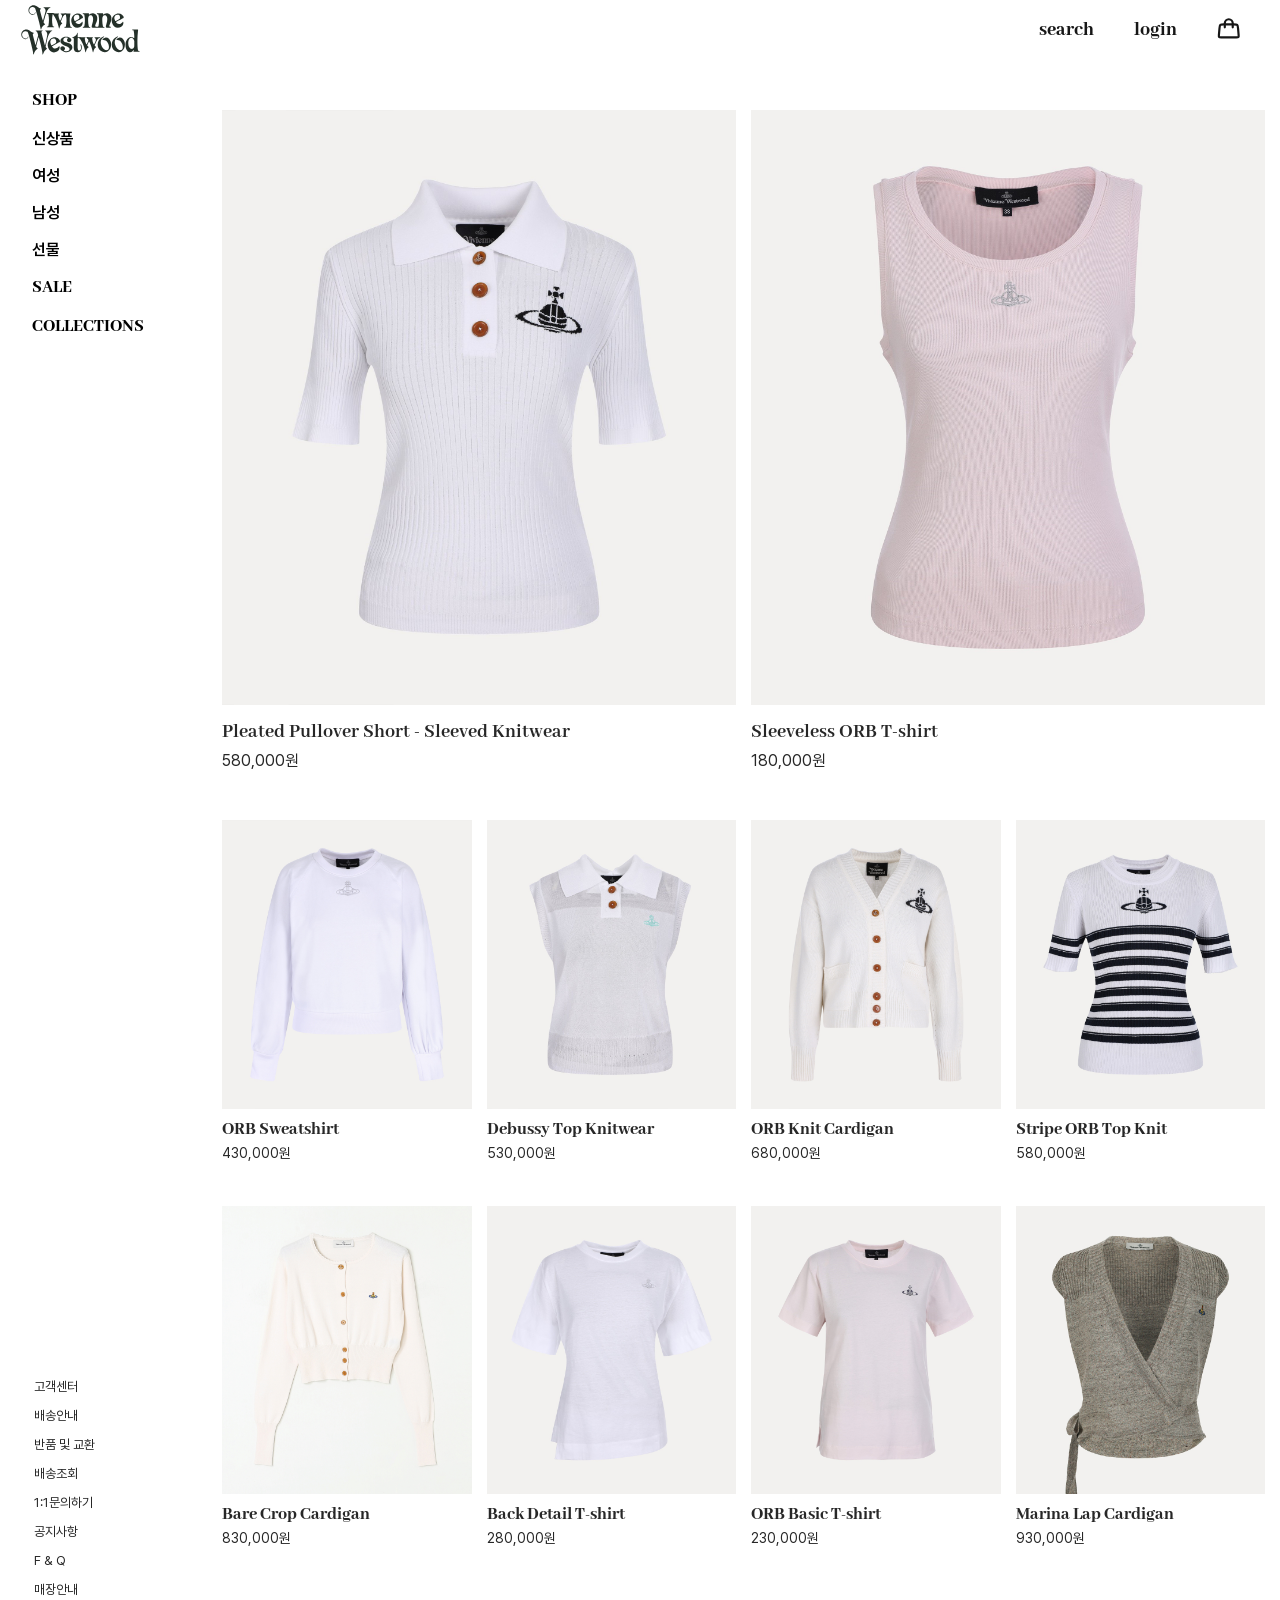
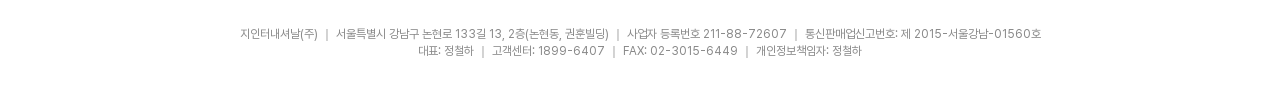
<file: list.html>
<!DOCTYPE html>
<html lang="ko">

<head>
  <meta charset="utf-8">
  <title>list</title>
  <meta name="viewport" content="width=device-width,initial-scale=1,minimum-scale=1,maximum-scale=1,user-scalable=no">
  <!-- favicon -->
  <link rel="shortcut icon" href="./favicon.ico" type="image/x-icon">
  <!-- open graph -->
  <meta property="og:title" content="VIVIEN WESTWOOD">
  <meta property="og:description" content="VIVIEN WESTWOOD">
  <meta property="og:image" content="https://jquery-team-project.github.io/vivien-westwood/assets/images/og.png">
  <meta property="og:url" content="https://jquery-team-project.github.io/vivien-westwood">
  <!-- reset -->
  <link rel="stylesheet" href="./assets/styles/reset.css">
  <!-- fonts -->
  <link rel="stylesheet" href="./assets/styles/font.css">
  <!-- 공통된 style -->
  <link rel="stylesheet" href="./layout.css">
  <!-- 이 페이지만의 style -->
  <link rel="stylesheet" href="./list.css">
  <!-- 이 페이지만의 pc style -->
  <link rel="stylesheet" href="./list-pc.css">
  <!-- jq -->
  <script defer src="./list.js"></script>
  <script src="./assets/plugin-js/jquery-3.7.1.min.js"></script>
  <!-- 공통된 js -->
  <script defer src="./layout.js"></script>
</head>

<body>
  <!-- header -->
  <header>
    <div class="header-nav">
      <h1>
        <a href="./index.html"><img src="./assets/images/logo.svg" alt="logo"></a>
      </h1>
      <img src="./assets/images/X.svg" alt="close" class="close">
      <ul class="global-menu">
        <li>
          <a href="#"><img src="./assets/images/search.svg" alt="search" class="search"><span>search</span></a>
        </li>
        <li>
          <a href="#"><img src="./assets/images/user.svg" alt="user" class="user"><span>login</span></a>
        </li>
        <li>
          <a href="#"><img src="./assets/images/cart.svg" alt="cart" class="cart"></a>
        </li>
        <li>
          <a href="#"><img src="./assets/images/menu.svg" alt="menu" class="menu"></a>
        </li>
      </ul>
    </div>
  </header>

  <!-- 메인 -->
  <main>
    <!-- 메뉴 섹션 -->
    <div class="menu-container">
      <ul class="main-menu">
        <li><a href="./list.html">SHOP</a></li>
        <li><a href="./list.html">신상품</a></li>
        <li><a href="./list.html">여성</a></li>
        <li><a href="./list.html">남성</a></li>
        <li><a href="./list.html">선물</a></li>
        <li><a href="./list.html">SALE</a></li>
        <li><a href="./list.html">COLLECTIONS</a></li>
      </ul>
    </div>
    <!-- 상품 리스트 -->
    <section class="product-list">
      <!-- 메인 상품 리스트 -->
      <div class="main-products">
        <ul>
          <li>
            <a href="./sub.html">
              <img src="./assets/images/clothes1-1.jpg" alt="Pleated Pullover Short - Sleeved Knitwear"
                class="knitwear1">
              <img src="./assets/images/clothes1-5.jpg" alt="Pleated Pullover Short - Sleeved Knitwear"
                class="knitwear2">
            </a>
            <h3><a href="./sub.html">Pleated Pullover Short - Sleeved Knitwear</a></h3>
            <p><a href="./sub.html">580,000원</a></p>
          </li>
          <li>
            <a href="./sub1.html">
              <img src="./assets/images/clothes2-1.jpg" alt="Sleeveless ORB T-shirt" class="t-shirt1">
              <img src="./assets/images/clothes2-5.jpg" alt="Sleeveless ORB T-shirt" class="t-shirt2">
            </a>
            <h3><a href="./sub1.html">Sleeveless ORB T-shirt</a></h3>
            <p><a href="./sub1.html">180,000원</a></p>
          </li>
        </ul>
      </div>

      <!-- 서브 상품 리스트 -->
      <div class="sub-products">
        <ul>
          <li></li>
          <li></li>
          <li></li>
          <li></li>
          <li></li>
          <li></li>
          <li></li>
          <li></li>
        </ul>
      </div>
    </section>
  </main>

  <!-- footer -->
  <footer>
    <ul class="sub-menu">
      <li><a href="#">고객센터</a></li>
      <li><a href="#">배송안내</a></li>
      <li><a href="#">반품 및 교환</a></li>
      <li><a href="#">배송조회</a></li>
      <li><a href="#">1:1문의하기</a></li>
      <li><a href="#">공지사항</a></li>
      <li><a href="#">F & Q</a></li>
      <li><a href="#">매장안내</a></li>
    </ul>
    <address>
      <p>지인터내셔날(주) ｜ 서울특별시 강남구 논현로 133길 13, 2층(논현동, 권훈빌딩) ｜ 사업자 등록번호 211-88-72607 ｜ 통신판매업신고번호: 제 2015-서울강남-01560호</p>
      <p>대표: 정철하 ｜ 고객센터: 1899-6407 ｜ FAX: 02-3015-6449 ｜ 개인정보책임자: 정철하</p>
    </address>
  </footer>

  <script>
  </script>
</body>

</html>
</file>
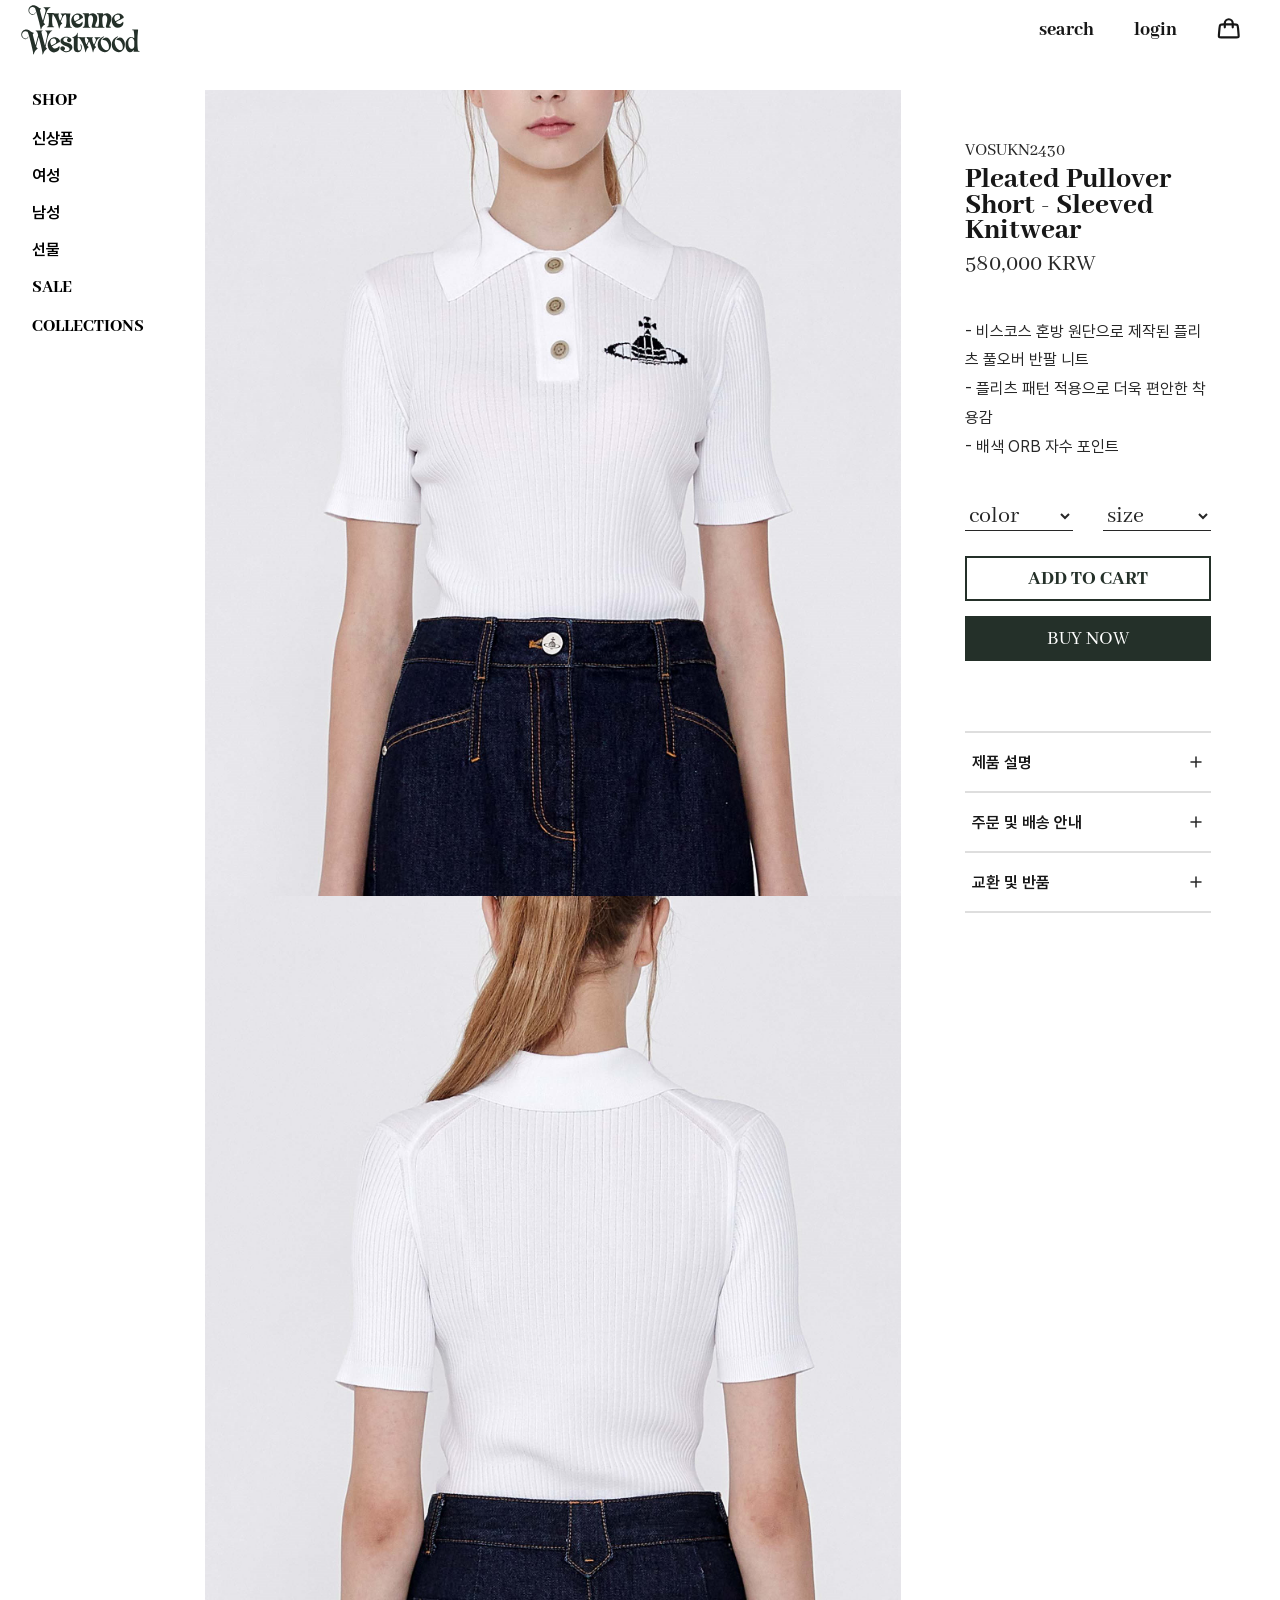
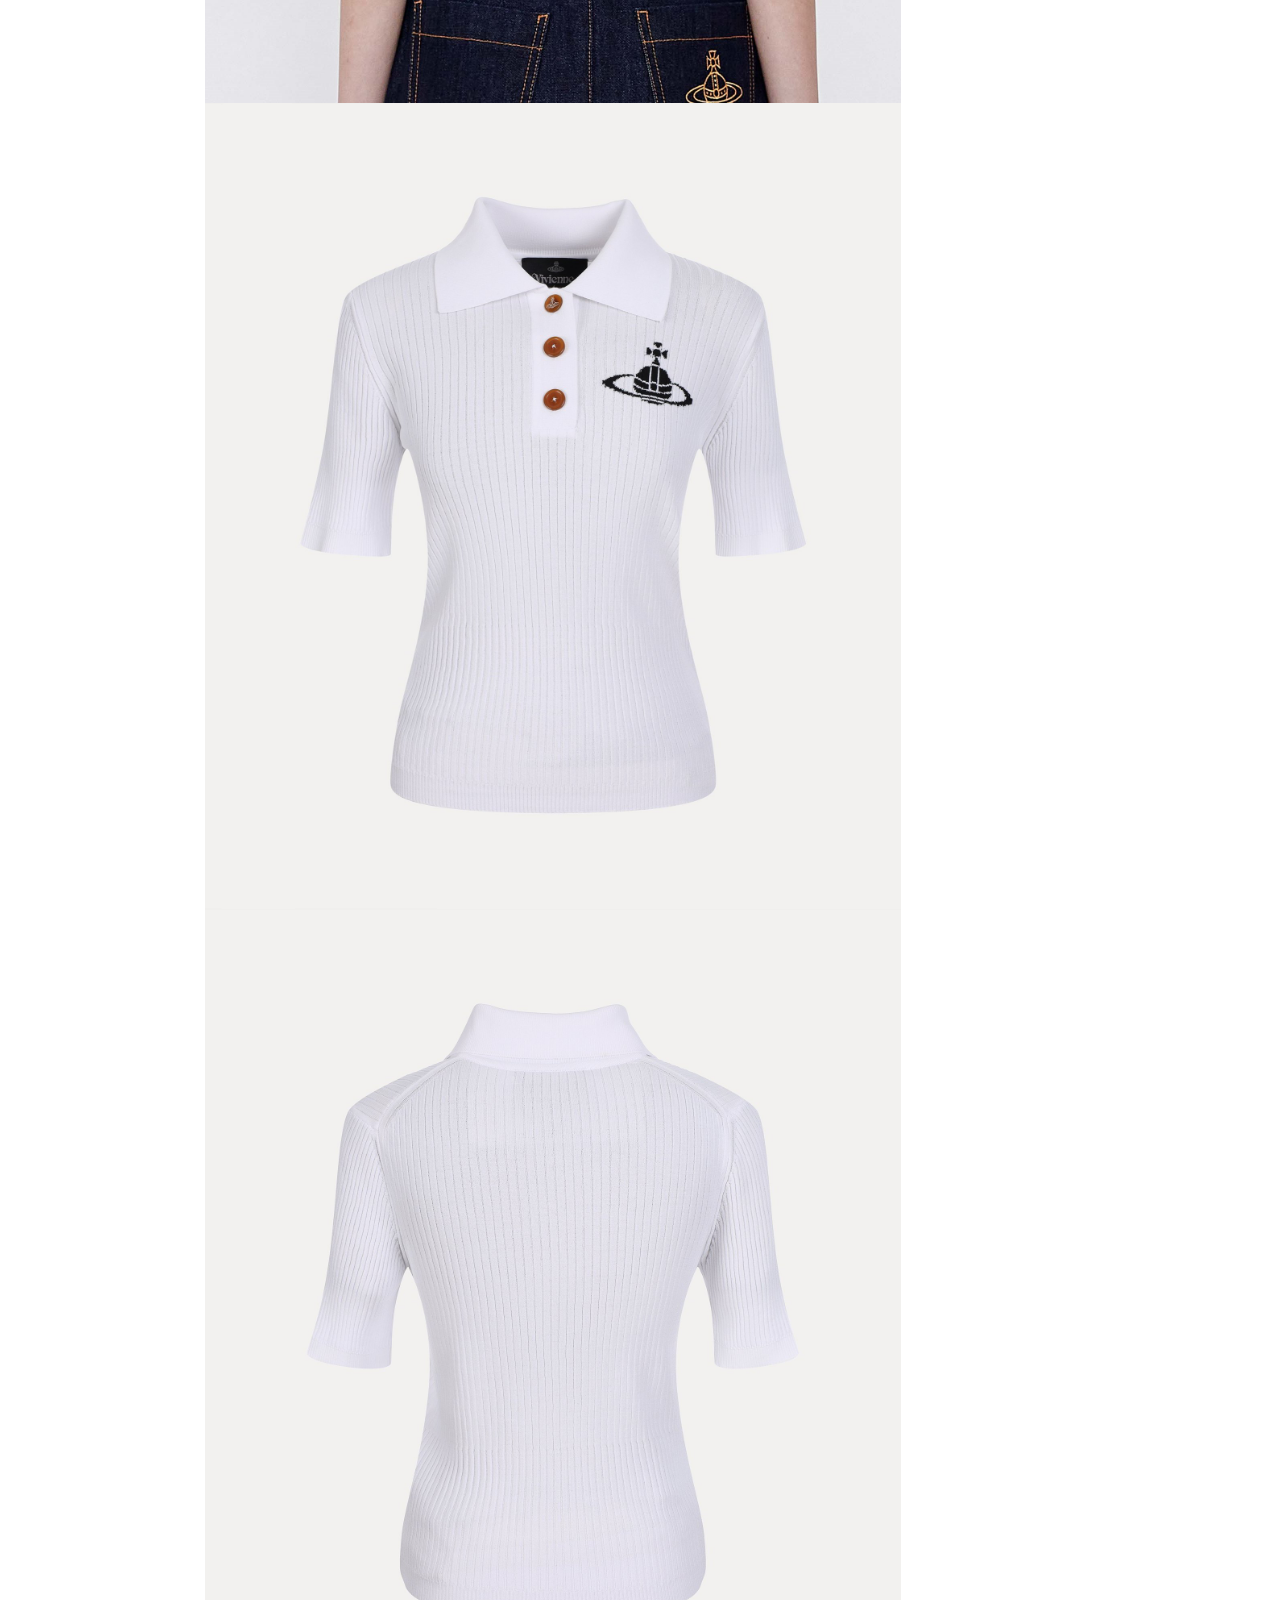
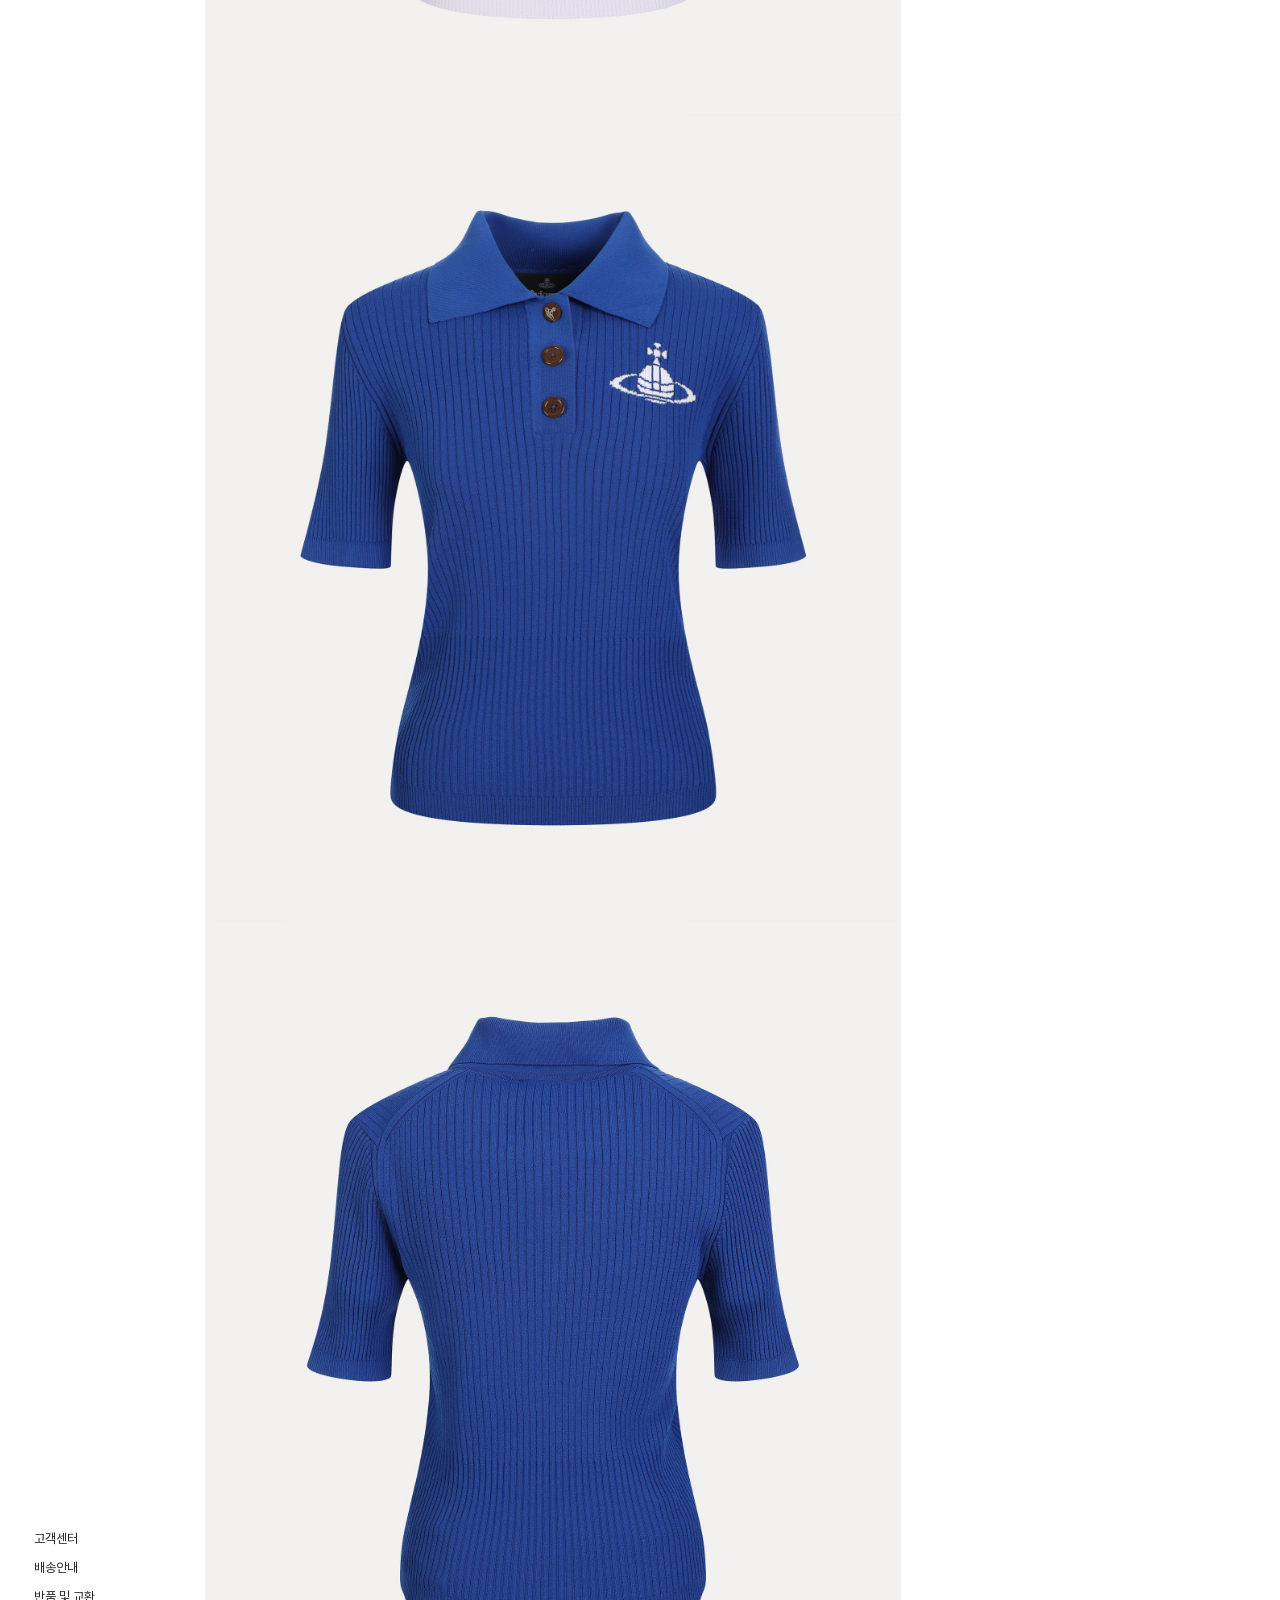
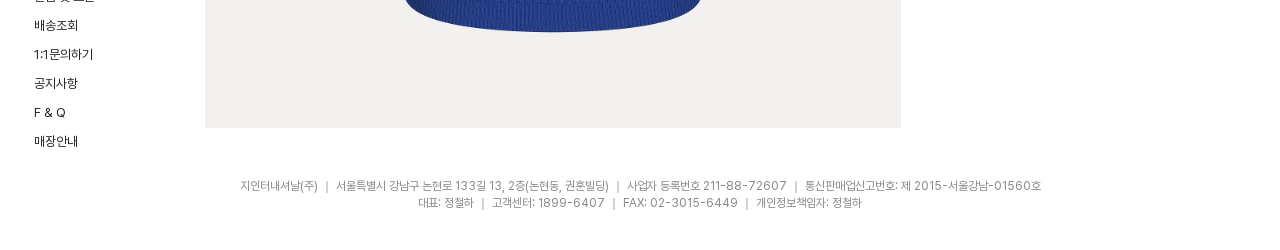
<file: sub.html>
<!DOCTYPE html>
<html lang="ko">

<head>
  <meta charset="utf-8">
  <title>Pleated Pullover Short - Sleeved Knitwear</title>
  <meta name="viewport" content="width=device-width,initial-scale=1,minimum-scale=1,maximum-scale=1,user-scalable=no">
  <!-- favicon -->
  <link rel="shortcut icon" href="./favicon.ico" type="image/x-icon">
  <!-- open graph -->
  <meta property="og:title" content="VIVIEN WESTWOOD">
  <meta property="og:description" content="VIVIEN WESTWOOD">
  <meta property="og:image" content="https://jquery-team-project.github.io/vivien-westwood/assets/images/og.png">
  <meta property="og:url" content="https://jquery-team-project.github.io/vivien-westwood">
  <!-- reset -->
  <link rel="stylesheet" href="./assets/styles/reset.css">
  <!-- fonts -->
  <link rel="stylesheet" href="./assets/styles/font.css">
  <!-- plugIn style -->
  <link rel="stylesheet" href="./assets/plugin-css/swiper-bundle.min.css">
  <!-- 공통된 style -->
  <link rel="stylesheet" href="./layout.css">
  <!-- 이 페이지만의 style -->
  <link rel="stylesheet" href="./sub.css">
  <!-- 이 페이지만의 pc style -->
  <link rel="stylesheet" href="./sub-pc.css">
  <!-- jq -->
  <script src="assets/plugin-js/jquery-3.7.1.min.js"></script>
  <script defer src="./sub.js"></script>
  <!-- plugIn js -->
  <script src="assets/plugin-js/swiper-bundle.min.js"></script>
  <!-- 공통된 js -->
  <script defer src="./layout.js"></script>
</head>

<body>
  <!-- header -->
  <header>
    <div class="header-nav">
      <h1>
        <a href="index.html"><img src="./assets/images/logo.svg" alt="logo"></a>
      </h1>
      <img src="./assets/images/X.svg" alt="close" class="close">
      <ul class="global-menu">
        <li>
          <a href="#"><img src="./assets/images/search.svg" alt="search" class="search"><span>search</span></a>
        </li>
        <li>
          <a href="#"><img src="./assets/images/user.svg" alt="user" class="user"><span>login</span></a>
        </li>
        <li>
          <a href="#"><img src="./assets/images/cart.svg" alt="cart" class="cart"></a>
        </li>
        <li>
          <a href="#"><img src="./assets/images/menu.svg" alt="menu" class="menu"></a>
        </li>
      </ul>
    </div>
  </header>

  <!-- 메인 -->
  <main>
    <!-- 메뉴 섹션 -->
    <div class="menu-container">
      <ul class="main-menu">
        <li><a href="./list.html">SHOP</a></li>
        <li><a href="./list.html">신상품</a></li>
        <li><a href="./list.html">여성</a></li>
        <li><a href="./list.html">남성</a></li>
        <li><a href="./list.html">선물</a></li>
        <li><a href="./list.html">SALE</a></li>
        <li><a href="./list.html">COLLECTIONS</a></li>
      </ul>
    </div>

    <!-- 상품 이미지 -->
    <div class="mobile-product-swiper">
      <div class="product-container imgSwiper">
        <ul class="swiper-wrapper">
          <li class="swiper-slide"><img src="./assets/images/clothes1-5.jpg" alt="분홍색 옷 앞면 피팅"></li>
          <li class="swiper-slide"><img src="./assets/images/clothes1-6.jpg" alt="분홍색 옷 뒷면 피팅"></li>
          <li class="swiper-slide"><img src="./assets/images/clothes1-1.jpg" alt="분홍색 옷 앞면"></li>
          <li class="swiper-slide"><img src="./assets/images/clothes1-2.jpg" alt="분홍색 옷 뒷면"></li>
          <li class="swiper-slide"><img src="./assets/images/clothes1-3.jpg" alt="파란색 옷 앞면"></li>
          <li class="swiper-slide"><img src="./assets/images/clothes1-4.jpg" alt="파란색 옷 뒷면"></li>
        </ul>
        <div class="swiper-paggination"></div>
      </div>
    </div>
    <div class="pc-product-container">
      <ul class="img-wrapper">
        <li><img src="./assets/images/clothes1-5.jpg" alt="분홍색 옷 앞면 피팅"></li>
        <li><img src="./assets/images/clothes1-6.jpg" alt="분홍색 옷 뒷면 피팅"></li>
        <li><img src="./assets/images/clothes1-1.jpg" alt="분홍색 옷 앞면"></li>
        <li><img src="./assets/images/clothes1-2.jpg" alt="분홍색 옷 뒷면"></li>
        <li><img src="./assets/images/clothes1-3.jpg" alt="파란색 옷 앞면"></li>
        <li><img src="./assets/images/clothes1-4.jpg" alt="파란색 옷 뒷면"></li>
      </ul>
    </div>

    <!-- 구매 영역 -->
    <section class="order-container">
      <div class="order-box">
        <p class="clothe-num">VOSUKN2430</p>
        <h2 class="product-name">Pleated Pullover Short - Sleeved Knitwear</h2>
        <p class="price">580,000 KRW</p>
        <div class="product-info-box">
          <p>- 비스코스 혼방 원단으로 제작된 플리츠 풀오버 반팔 니트</p>
          <p>- 플리츠 패턴 적용으로 더욱 편안한 착용감</p>
          <p>- 배색 ORB 자수 포인트</p>
        </div>
        <div class="drop-menu">
          <select name="color" class="drop-color">
            <option value="">color</option>
            <option value="" disabled>---------</option>
            <option value="white">white</option>
            <option value="blue">blue</option>
          </select>
          <select name="size" class="drop-size">
            <option value="size">size</option>
            <option value="" disabled>---------</option>
            <option value="pink">XS</option>
            <option value="blue">0S</option>
          </select>
        </div> 
        <button class="add-btn btn">add to cart</button>
        <button class="buy-btn btn">buy now</button>

        <ul class="info-box toggle-btn">
          <li class="info-toggle">
            <h2>제품 설명</h2>
            <p class="test-btn">버튼</p>
          </li>
          <li class="toggle-contents">
            <p class="made-in">원산지: 대한민국</p>
            <p>소재: 80% Viscose, 20% Nylon</p>
            <p>사이즈: XS, 0S</p>
            <p>- 실측 (단위 cm)</p>
            <p>(XS) - 어깨너비 33 x 가슴너비 36 x 밑단너비 27 x 소매길이 22 x 총장 53</p>
            <p>(0S) - 어깨너비 35 x 가슴너비 38 x 밑단너비 28 x 소매길이 23 x 총장 54</p>
          </li>
        </ul>
        <ul class="delivery-box toggle-btn">
          <li class="info-toggle">
            <h2>주문 및 배송 안내</h2>
            <p class="test-btn">버튼</p>
          </li>
          <li class="toggle-contents">
            <p>- 결제일 다음 날부터 3일 이내 발송 (토, 일, 공휴일 제외)</p>
            <p>- 모든 주문건은 쇼핑백을 동봉, 선물 포장 요청 시 리본 및 박스를 제공합니다. (시계류 제외)</p>
            <p>- 상품 재고 상황에 따라 배송 기일이 다소 지연될 수도 있습니다.</p>
            <p>- 본 상품은 오프라인 매장과 동시 판매되고 있어 주문 결제 완료 후 상품 준비 도중 매장에서 판매 완료될 경우 발송 지연 또는 품절이 될 수 있사오니 이점 양해 바랍니다.</p>
            <p>- 고객이 주문(교환 요청)한 상품이 품절 등의 사유로 인도 또는 제공할 수 없을 때에는 지체 없이 그 사유를 고객에게 통지하고, 3일 이내(토, 일, 공휴일 제외)에 환불 등의 필요한 조치를 취하겠습니다.</p>
            <p>- 주문 및 배송 안내에 대한 정보는 <a href="#">여기</a>를 클릭하세요</p>
          </li>
        </ul>
        <ul class="return-box toggle-btn">
          <li class="info-toggle">
            <h2>교환 및 반품</h2>
            <p class="test-btn">버튼</p>
          </li>
          <li class="toggle-contents">
            <p>교환/반품 기간은 상품 수령 후 7일까지 신청 가능</p>
            <p>교환/반품 신청은 마이페이지 &gt; 주문 &gt; 배송 조회에서 신청</p>
            <p>교환 및 반품에 대한 신청 및 정보는 <a href="#">여기</a>를 클릭하세요</p>
          </li>
        </ul>
      </div>
    </section>
  </main>

  <!-- footer -->
  <footer>
    <ul class="sub-menu">
      <li><a href="#">고객센터</a></li>
      <li><a href="#">배송안내</a></li>
      <li><a href="#">반품 및 교환</a></li>
      <li><a href="#">배송조회</a></li>
      <li><a href="#">1:1문의하기</a></li>
      <li><a href="#">공지사항</a></li>
      <li><a href="#">F & Q</a></li>
      <li><a href="#">매장안내</a></li>
    </ul>
    <address>
      <p>지인터내셔날(주) ｜ 서울특별시 강남구 논현로 133길 13, 2층(논현동, 권훈빌딩) ｜ 사업자 등록번호 211-88-72607 ｜ 통신판매업신고번호: 제 2015-서울강남-01560호</p>
      <p>대표: 정철하 ｜ 고객센터: 1899-6407 ｜ FAX: 02-3015-6449 ｜ 개인정보책임자: 정철하</p>
    </address>
  </footer>
</body>

</html>
</file>
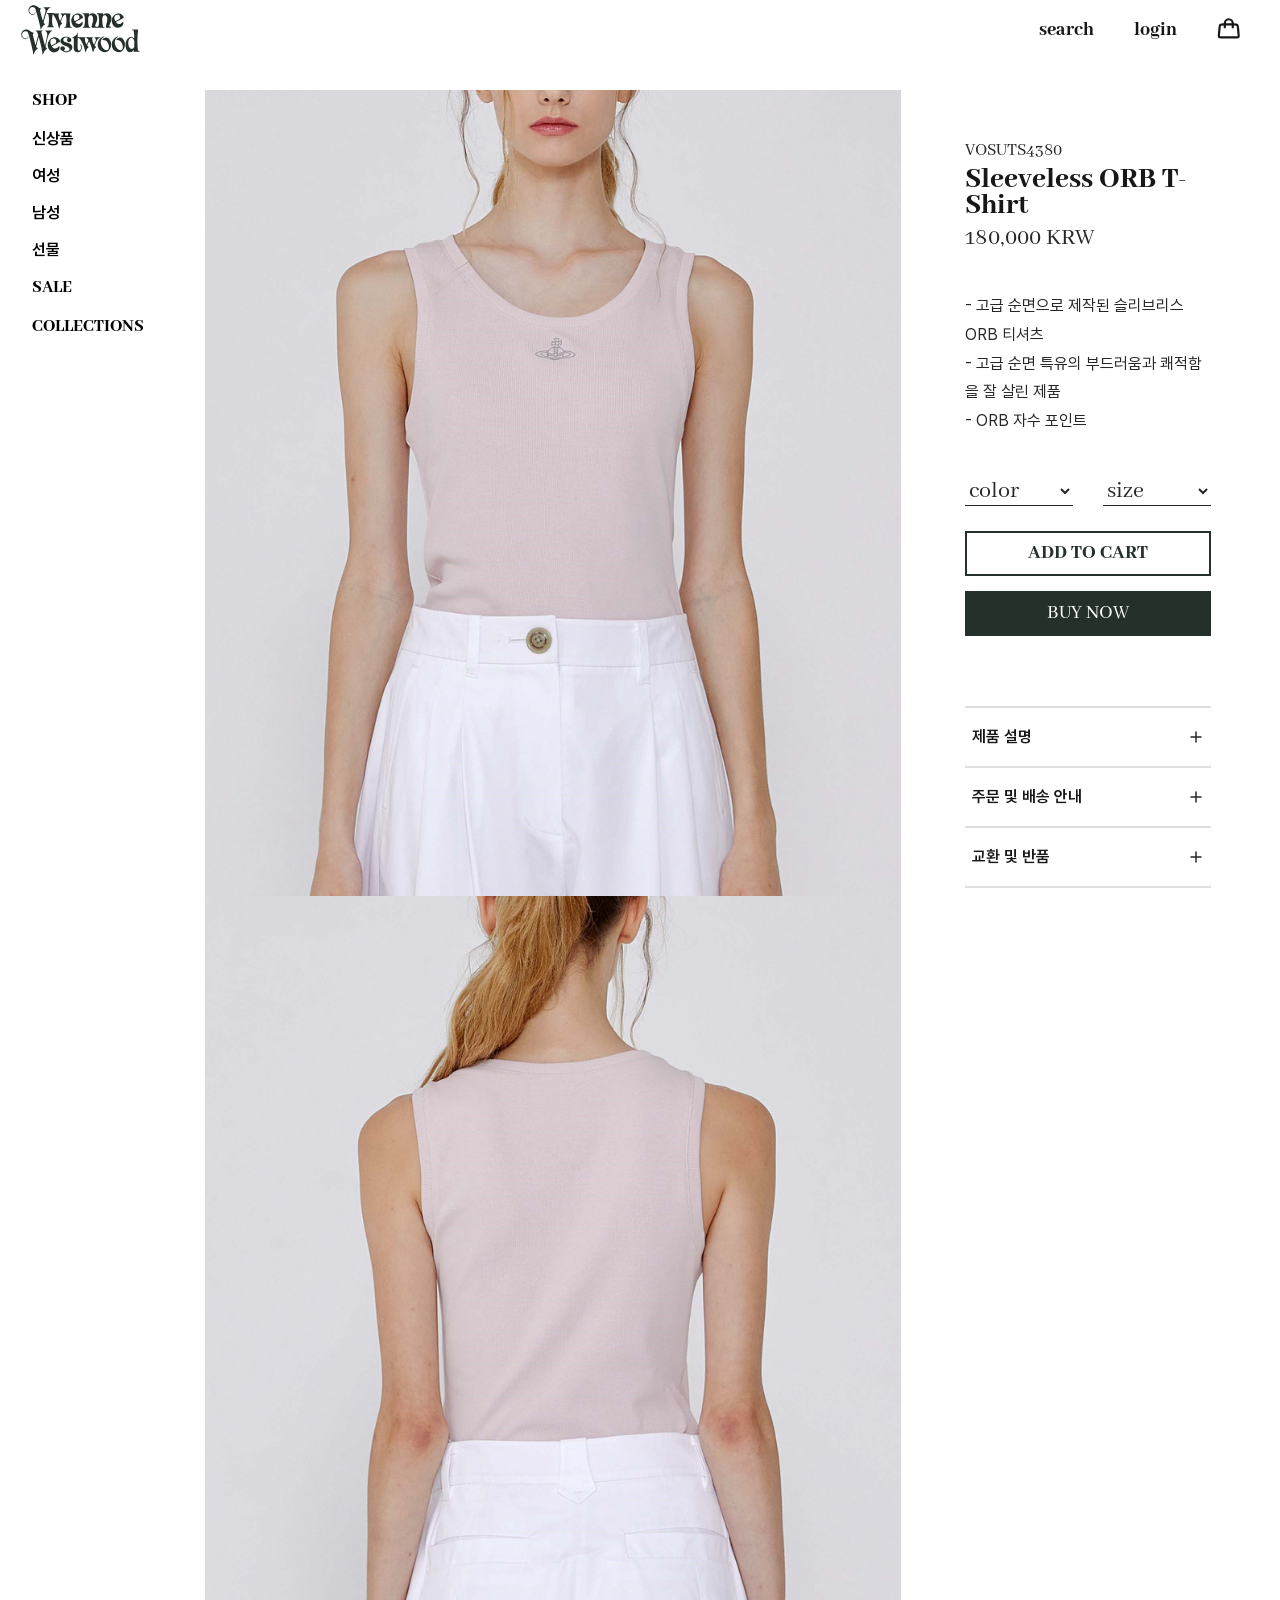
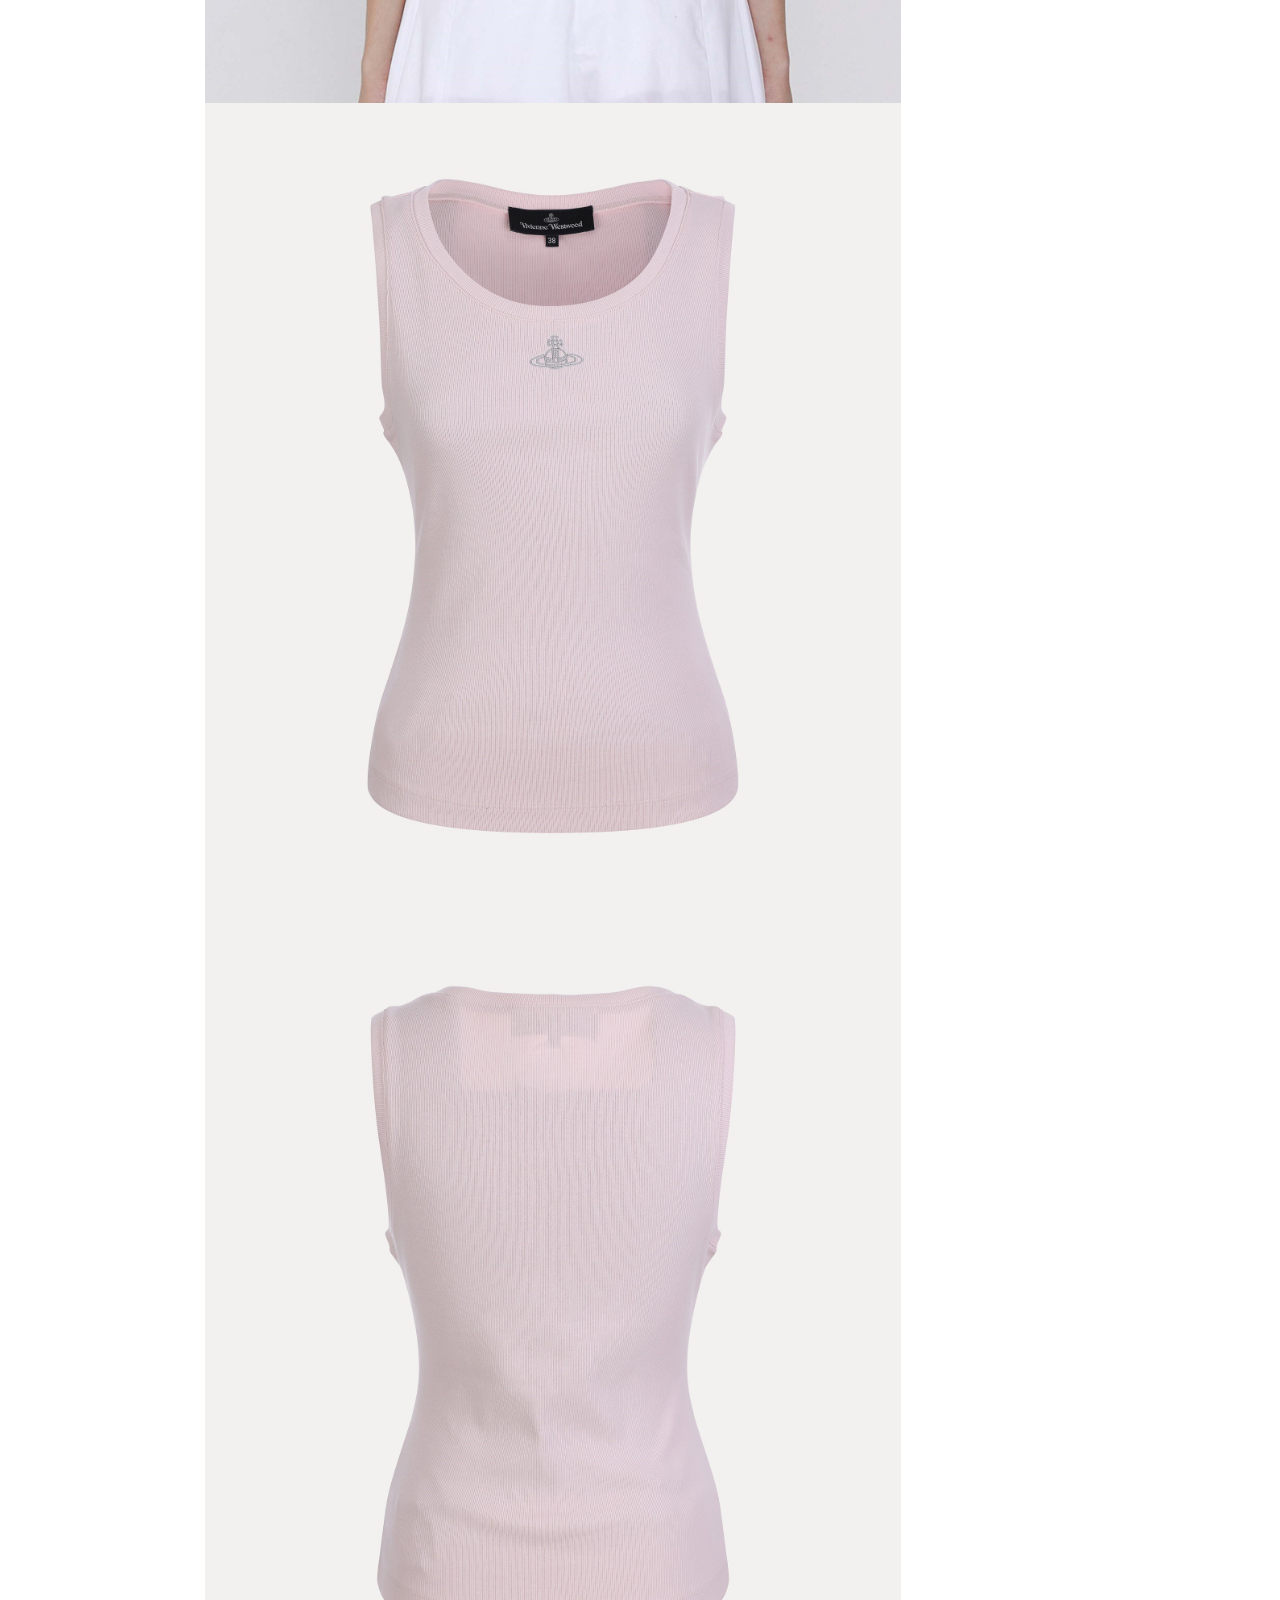
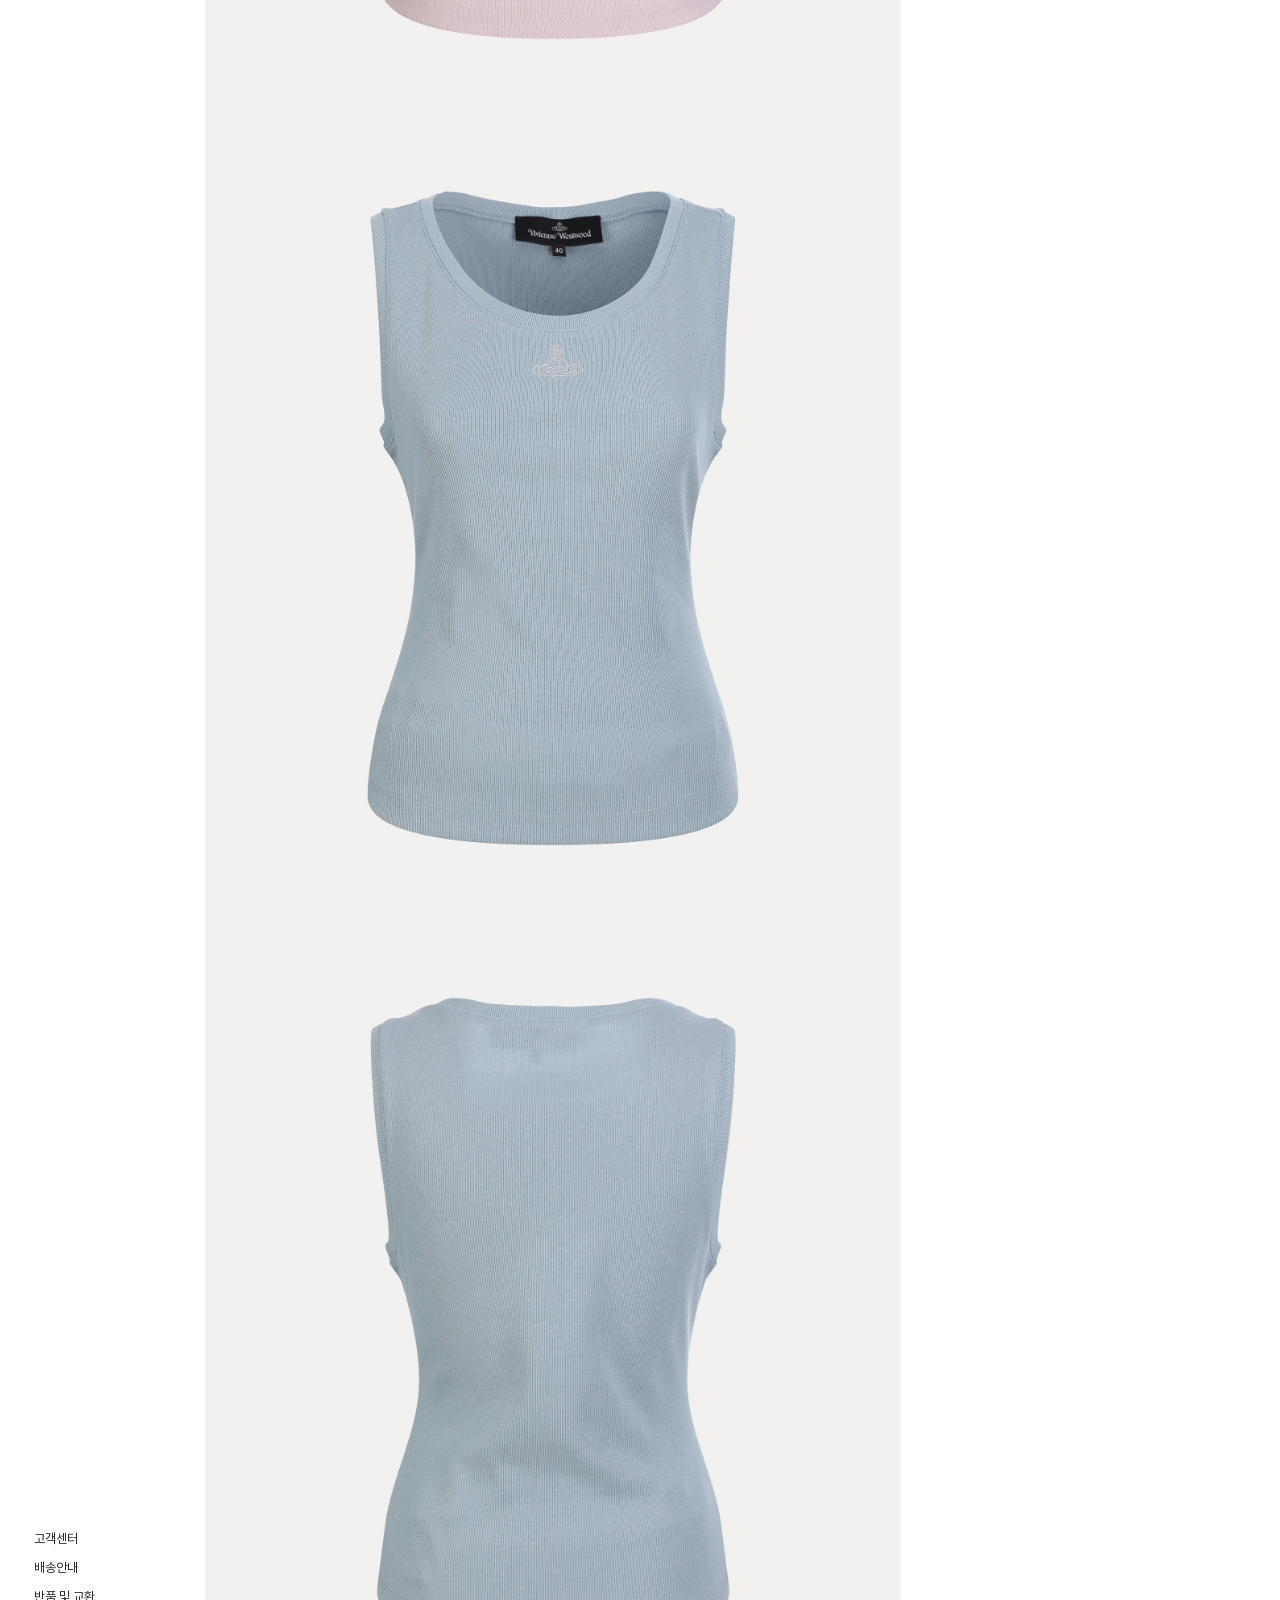
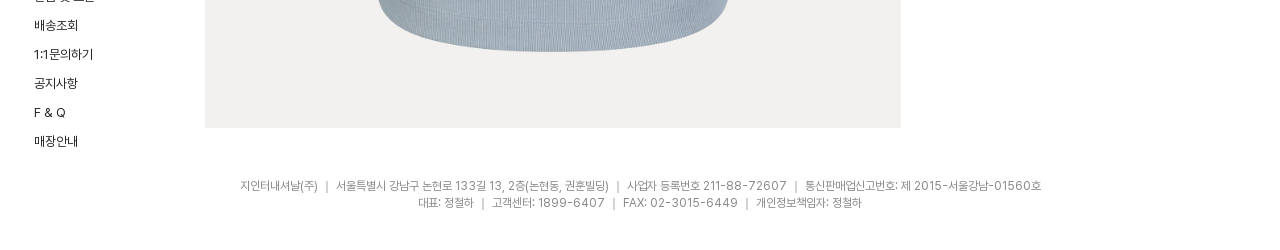
<file: sub1.html>
<!DOCTYPE html>
<html lang="ko">

<head>
  <meta charset="utf-8">
  <title>Sleeveless ORB T-Shirt</title>
  <meta name="viewport" content="width=device-width,initial-scale=1,minimum-scale=1,maximum-scale=1,user-scalable=no">
  <!-- favicon -->
  <link rel="shortcut icon" href="./favicon.ico" type="image/x-icon">
  <!-- open graph -->
  <meta property="og:title" content="VIVIEN WESTWOOD">
  <meta property="og:description" content="VIVIEN WESTWOOD">
  <meta property="og:image" content="https://jquery-team-project.github.io/vivien-westwood/assets/images/og.png">
  <meta property="og:url" content="https://jquery-team-project.github.io/vivien-westwood">
  <!-- reset -->
  <link rel="stylesheet" href="./assets/styles/reset.css">
  <!-- fonts -->
  <link rel="stylesheet" href="./assets/styles/font.css">
  <!-- plugIn style -->
  <link rel="stylesheet" href="./assets/plugin-css/swiper-bundle.min.css">
  <!-- 공통된 style -->
  <link rel="stylesheet" href="./layout.css">
  <!-- 이 페이지만의 style -->
  <link rel="stylesheet" href="./sub1.css">
  <!-- 이 페이지만의 pc style -->
  <link rel="stylesheet" href="./sub1-pc.css">
  <!-- jq -->
  <script src="./assets/plugin-js/jquery-3.7.1.min.js"></script>
  <script src="./assets/plugin-js/swiper-bundle.min.js"></script>
  <!-- plugIn js -->
  <script defer src="./sub1.js"></script>
  <!-- 공통된 js -->
  <script defer src="./layout.js"></script>
</head>

<body>
  <!-- header -->
  <header>
    <div class="header-nav">
      <h1>
        <a href="index.html"><img src="./assets/images/logo.svg" alt="logo"></a>
      </h1>
      <img src="./assets/images/X.svg" alt="close" class="close">
      <ul class="global-menu">
        <li>
          <a href="#"><img src="./assets/images/search.svg" alt="search" class="search"><span>search</span></a>
        </li>
        <li>
          <a href="#"><img src="./assets/images/user.svg" alt="user" class="user"><span>login</span></a>
        </li>
        <li>
          <a href="#"><img src="./assets/images/cart.svg" alt="cart" class="cart"></a>
        </li>
        <li>
          <a href="#"><img src="./assets/images/menu.svg" alt="menu" class="menu"></a>
        </li>
      </ul>
    </div>
  </header>

  <!-- 메인 -->
  <main>
    <!-- 메뉴 섹션 -->
    <div class="menu-container">
      <ul class="main-menu">
        <li><a href="./list.html">SHOP</a></li>
        <li><a href="./list.html">신상품</a></li>
        <li><a href="./list.html">여성</a></li>
        <li><a href="./list.html">남성</a></li>
        <li><a href="./list.html">선물</a></li>
        <li><a href="./list.html">SALE</a></li>
        <li><a href="./list.html">COLLECTIONS</a></li>
      </ul>
    </div>

    <!-- 상품 이미지 -->
    <div class="mobile-product-swiper">
      <div class="product-container imgSwiper">
        <ul class="swiper-wrapper">
          <li class="swiper-slide"><img src="./assets/images/clothes2-5.jpg" alt="분홍색 옷 앞면 피팅"></li>
          <li class="swiper-slide"><img src="./assets/images/clothes2-6.jpg" alt="분홍색 옷 뒷면 피팅"></li>
          <li class="swiper-slide"><img src="./assets/images/clothes2-1.jpg" alt="분홍색 옷 앞면"></li>
          <li class="swiper-slide"><img src="./assets/images/clothes2-2.jpg" alt="분홍색 옷 뒷면"></li>
          <li class="swiper-slide"><img src="./assets/images/clothes2-3.jpg" alt="파란색 옷 앞면"></li>
          <li class="swiper-slide"><img src="./assets/images/clothes2-4.jpg" alt="파란색 옷 뒷면"></li>
        </ul>
        <div class="swiper-paggination"></div>
      </div>
    </div>
    <div class="pc-product-container">
      <ul class="img-wrapper">
        <li><img src="./assets/images/clothes2-5.jpg" alt="분홍색 옷 앞면 피팅"></li>
        <li><img src="./assets/images/clothes2-6.jpg" alt="분홍색 옷 뒷면 피팅"></li>
        <li><img src="./assets/images/clothes2-1.jpg" alt="분홍색 옷 앞면"></li>
        <li><img src="./assets/images/clothes2-2.jpg" alt="분홍색 옷 뒷면"></li>
        <li><img src="./assets/images/clothes2-3.jpg" alt="파란색 옷 앞면"></li>
        <li><img src="./assets/images/clothes2-4.jpg" alt="파란색 옷 뒷면"></li>
      </ul>
    </div>

    <!-- 구매 영역 -->
    <section class="order-container">
      <div class="order-box">
        <p class="clothe-num">VOSUTS4380</p>
        <h2 class="product-name">Sleeveless ORB T-Shirt</h2>
        <p class="price">180,000 KRW</p>
        <div class="product-info-box">
          <p>- 고급 순면으로 제작된 슬리브리스 ORB 티셔츠</p>
          <p>- 고급 순면 특유의 부드러움과 쾌적함을 잘 살린 제품</p>
          <p>- ORB 자수 포인트</p>
        </div>
        <div class="drop-menu">
          <select name="color" class="drop-color">
            <option value="">color</option>
            <option value="" disabled>---------</option>
            <option value="pink">pink</option>
            <option value="blue">blue</option>
          </select>
          <select name="size" class="drop-size">
            <option value="size">size</option>
            <option value="" disabled>---------</option>
            <option value="pink">38</option>
            <option value="blue">40</option>
          </select>
        </div>
        <button class="add-btn btn">add to cart</button>
        <button class="buy-btn btn">buy now</button>

        <ul class="info-box toggle-btn">
          <li class="info-toggle">
            <h2>제품 설명</h2>
            <p class="test-btn">버튼</p>
          </li>
          <li class="toggle-contents">
            <p class="made-in">원산지: 대한민국</p>
            <p>소재: 100% Cotton</p>
            <p>사이즈: 38, 40</p>
            <p>- 실측 (단위 cm)</p>
            <p>(38) - 어깨너비 31 x 가슴너비 36 x 밑단너비 39 x 총장 53</p>
            <p>(40) - 어깨너비 32 x 가슴너비 38 x 밑단너비 41 x 총장 54</p>
          </li>
        </ul>
        <ul class="delivery-box toggle-btn">
          <li class="info-toggle">
            <h2>주문 및 배송 안내</h2>
            <p class="test-btn">버튼</p>
          </li>
          <li class="toggle-contents">
            <p>- 결제일 다음 날부터 3일 이내 발송 (토, 일, 공휴일 제외)</p>
            <p>- 모든 주문건은 쇼핑백을 동봉, 선물 포장 요청 시 리본 및 박스를 제공합니다. (시계류 제외)</p>
            <p>- 상품 재고 상황에 따라 배송 기일이 다소 지연될 수도 있습니다.</p>
            <p>- 본 상품은 오프라인 매장과 동시 판매되고 있어 주문 결제 완료 후 상품 준비 도중 매장에서 판매 완료될 경우 발송 지연 또는 품절이 될 수 있사오니 이점 양해 바랍니다.</p>
            <p>- 고객이 주문(교환 요청)한 상품이 품절 등의 사유로 인도 또는 제공할 수 없을 때에는 지체 없이 그 사유를 고객에게 통지하고, 3일 이내(토, 일, 공휴일 제외)에 환불 등의 필요한 조치를 취하겠습니다.</p>
            <p>- 주문 및 배송 안내에 대한 정보는 <a href="#">여기</a>를 클릭하세요</p>
          </li>
        </ul>
        <ul class="return-box toggle-btn">
          <li class="info-toggle">
            <h2>교환 및 반품</h2>
            <p class="test-btn">버튼</p>
          </li>
          <li class="toggle-contents">
            <p>교환/반품 기간은 상품 수령 후 7일까지 신청 가능</p>
            <p>교환/반품 신청은 마이페이지 &gt; 주문 &gt; 배송 조회에서 신청</p>
            <p>교환 및 반품에 대한 신청 및 정보는 <a href="#">여기</a>를 클릭하세요</p>
          </li>
        </ul>
      </div>
    </section>
  </main>

  <!-- footer -->
  <footer>
    <ul class="sub-menu">
      <li><a href="#">고객센터</a></li>
      <li><a href="#">배송안내</a></li>
      <li><a href="#">반품 및 교환</a></li>
      <li><a href="#">배송조회</a></li>
      <li><a href="#">1:1문의하기</a></li>
      <li><a href="#">공지사항</a></li>
      <li><a href="#">F & Q</a></li>
      <li><a href="#">매장안내</a></li>
    </ul>
    <address>
      <p>지인터내셔날(주) ｜ 서울특별시 강남구 논현로 133길 13, 2층(논현동, 권훈빌딩) ｜ 사업자 등록번호 211-88-72607 ｜ 통신판매업신고번호: 제 2015-서울강남-01560호</p>
      <p>대표: 정철하 ｜ 고객센터: 1899-6407 ｜ FAX: 02-3015-6449 ｜ 개인정보책임자: 정철하</p>
    </address>
  </footer>
</body>

</html>
</file>
<file: assets/styles/font.css>
@charset "utf-8";

/* "Mabry Pro Medium", sans-serif */
@import url(./stylesheet.css);

/* 'Pretendard', sans-serif */
@import url(./pretendard-subset.css);

/* Abhaya Libre", serif */
/* medium 500, extra-bold 800 */
@import url('https://fonts.googleapis.com/css2?family=Abhaya+Libre:wght@500;800&display=swap');
</file>
<file: layout.css>
@charset "utf-8";

/***** header *****/
header {
  position: fixed;
  z-index: 9999;
  width: 100%;
}

header .header-nav {
  /* background-color: #eeeeee; */
  background-color: #fff;
  display: flex;
  justify-content: space-between;
  align-items: center;
  width: 100%;
  height: 50px;
  padding: 0 16px;
}

header .header-nav h1 img {
  width: 80px;
}

header .header-nav .close {
  display: none;
}

header .header-nav .global-menu {
  display: flex;
}

header .header-nav .global-menu li {
  padding-left: 20px;
}

header .header-nav .global-menu li a {
}

header .header-nav .global-menu li a span {
  display: none;
}

/*** main-menu ***/
main .menu-container {
  width: 100%;
  position: fixed;
  top: 50px;
  z-index: 9999;
}

main .menu-container .main-menu {
  font-weight: 500;
  display: none;
}

/* 메뉴 아이콘 터치 시 */
main .menu-container .main-menu.active {
  display: block;
  background-color: #fff;
}

header .header-nav .global-menu.away {
  display: none;
}

header .header-nav .close.nav-on {
  display: block;
}

main .menu-container .main-menu li:nth-child(1) a,
main .menu-container .main-menu li:nth-child(6) a,
main .menu-container .main-menu li:nth-child(7) a {
  font-family: 'Abhaya Libre', Georgia, 'Times New Roman', Times, serif;
  font-weight: 800;
  font-size: 18px;
}

main .menu-container .main-menu li a {
  background-color: #fff;
  padding: 15px 25px;
  border-bottom: 1px solid #ddd;
  display: block;
  font-size: 16px;
}

/***** footer *****/
footer {
  padding: 0 16px;
}

footer .sub-menu {
  padding: 70px 0 40px 0;
}

footer .sub-menu li {
  padding-bottom: 10px;
}

footer .sub-menu li a {
  font-size: 12px;
  color: #272727;
}

footer address {
  color: #898989;
  font-size: 10px;
  padding-bottom: 18px;
  font-style: normal;
}

/***** pc *****/
@media screen and (min-width: 768px) {

  /****** header ******/
  header .header-nav {
    height: 60px;
    padding: 0 20px;
  }

  header .header-nav h1 img {
    width: 120px;
    /* padding-top: 10px; */
  }

  /* 피시 버전에서는 숨겨야 하는 모바일 콘텐츠 */
  header .header-nav .global-menu li .search,
  header .header-nav .global-menu li .user,
  header .header-nav .global-menu li .menu {
    display: none;
  }

  /* 모바일 버전에서는 숨겼으나 피시 버전에서는 보여야 하는 콘텐츠 */
  header .header-nav .global-menu li a span {
    display: block;
    font-family: 'Abhaya Libre', Georgia, 'Times New Roman', Times, serif;
    font-weight: 800;
    font-size: 20px;
    color: #171717;
    padding-right: 20px;
  }

  header .header-nav .global-menu li a .cart {
    width: 23px;
  }

  /*** 메뉴 ***/
  main .menu-container .main-menu {
    display: block;
    position: fixed;
    top: 90px;
    padding: 0 0 20px 14px;
  }

  main .menu-container .main-menu li {
    padding-bottom: 18px;
  }

  main .menu-container .main-menu li a {
    border: none;
    padding: 0;
    font-size: 16px;
    font-weight: 600;
  }

  main .menu-container .main-menu li:nth-child(1) a,
  main .menu-container .main-menu li:nth-child(6) a,
  main .menu-container .main-menu li:nth-child(7) a {
    font-size: 18px;
  }

  /***** footer *****/
  footer {
    margin-top: 50px;
    position: relative;
  }

  footer .sub-menu {
    position: absolute;
    bottom: 30px;
    left: 34px;
  }

  footer .sub-menu li a {
    font-size: 13px;
    color: #272727;
  }

  footer address {
    text-align: center;
    font-style: normal;
    font-size: 12px;
    margin-bottom: 20px;
  }
}
</file>
<file: list.css>
@charset "utf-8";

body {
  font-family: 'Pretendard', system-ui, -apple-system, BlinkMacSystemFont, 'Segoe UI', sans-serif;
  box-sizing: border-box;
}

/*** 상품 리스트 ***/
main .product-list {
  padding: 60px 15px 0 15px;
}

/*** 메인 상품 리스트 ***/
main .product-list .main-products ul {
  display: grid;
  grid-template-rows: repeat(2, 1fr);
}

main .product-list .main-products ul li img {
  width: 100%;
}

main .product-list .main-products ul li h3 {
  padding-top: 8px;
  font-family: 'Abhaya Libre', Georgia, 'Times New Roman', Times, serif;
  color: #272727;
}

main .product-list .main-products ul li p {
  font-size: 12px;
  padding-top: 2px;
  padding-bottom: 30px;
  color: #272727;
}

main .product-list .main-products ul li .knitwear2 {
  display: none;
}
main .product-list .main-products ul li .t-shirt2 {
  display: none;
}


/*** 서브 상품 리스트 ***/
main .product-list .sub-products ul {
  display: grid;
  grid-template-rows: repeat(4, 1fr);
  grid-template-columns: repeat(2, 1fr);
  gap: 10px;
}

main .product-list .sub-products ul li h3 {
  font-family: 'Abhaya Libre', Georgia, 'Times New Roman', Times, serif;
  font-weight: 800;
  font-size: 15px;
  padding-top: 5px;
  color: #272727;
}

main .product-list .sub-products ul li p {
  font-size: 12px;
  padding-top: 2px;
  padding-bottom: 20px;
  color: #272727;
}

main .product-list .sub-products ul li img {
  width: 100%;
}
</file>
<file: list-pc.css>
@charset "utf-8";

@media screen and (min-width: 768px) {
  main {
    display: flex;
    padding: 50px 0 0 18px;
  }

  main .menu-container {
    position: relative;
    display: block;
    max-width: 280px;
    min-width: 130px;
  }

  /*** 상품 리스트 */
  /*** 메인 상품 ***/
  main .product-list .main-products ul {
    grid-template-columns: repeat(2, 1fr);
    grid-template-rows: repeat(1, 1fr);
    gap: 15px;
  }

  main .product-list .main-products ul li h3 {
    font-size: 20px;
    padding-top: 15px;
    padding-bottom: 5px;
  }

  main .product-list .main-products ul li p {
    font-size: 16px;
    padding-bottom: 50px;
  }

  main .product-list .main-products ul li a .knitwear2 {
    display: none;
  }

  main .product-list .main-products ul li a:hover>.knitwear1 {
    display: none;
  }

  main .product-list .main-products ul li a:hover>.knitwear2 {
    display: block;
  }

  main .product-list .main-products ul li a .t-shirt2 {
    display: none;
  }

  main .product-list .main-products ul li a:hover>.t-shirt1 {
    display: none;
  }

  main .product-list .main-products ul li a:hover>.t-shirt2 {
    display: block;
  }

  /*** 서브 상품 ***/
  main .product-list .sub-products ul {
    grid-template-columns: repeat(4, 1fr);
    grid-template-rows: repeat(2, 1fr);
    gap: 15px;
  }

  main .product-list .sub-products ul li h3 {
    font-size: 18px;
    padding-top: 10px;
    padding-bottom: 3px;
  }

  main .product-list .sub-products ul li p {
    font-size: 14px;
    padding-bottom: 30px;
  }
}
</file>
<file: sub.css>
@charset "utf-8";

body {
  font-family: 'Pretendard', system-ui, -apple-system, BlinkMacSystemFont, 'Segoe UI', sans-serif;
  box-sizing: border-box;
}

/***** 메인 *****/
/*** 상품 이미지 ***/
main .pc-product-container {
  display: none;
}

main .mobile-product-swiper {
  padding: 60px 15px 0 15px;
}

main .mobile-product-swiper .product-container {
  position: relative;
  width: 100%;
  margin-left: auto;
  margin-right: auto;
  overflow: hidden;
}

main .mobile-product-swiper .product-container .swiper-wrapper .swiper-slide {
  display: flex;
  justify-content: center;
  align-items: center;
}

main .mobile-product-swiper .product-container .swiper-wrapper .swiper-slide img {
  display: block;
  width: 100%;
  height: 100%;
  object-fit: cover;
}

main .mobile-product-swiper .product-container .swiper-paggination {
  height: 20px;
  display: flex;
  justify-content: center;
  align-items: center;
  border-radius: 50%;
  position: absolute;
  z-index: 9;
}

/*** 구매 영역 ***/
main .order-container {
  padding: 0 20px;
}

main .order-container .order-box .clothe-num {
  color: #272727;
  font-family: 'Abhaya Libre', Georgia, 'Times New Roman', Times, serif;
  font-size: 14px;
  padding-top: 20px;
}

main .order-container .order-box .product-name {
  color: #171717;
  font-family: 'Abhaya Libre', Georgia, 'Times New Roman', Times, serif;
  font-weight: 800;
  font-size: 20px;
  line-height: 0.85;
  padding: 4px 0;
}

main .order-container .order-box .price {
  font-family: 'Abhaya Libre', Georgia, 'Times New Roman', Times, serif;
  font-size: 16px;
  color: #272727;
}

main .order-container .order-box .product-info-box {
  font-size: 14px;
  color: #272727;
  line-height: 1.6;
  padding: 35px 0;
}

/*** 드롭 메뉴 ***/
main .order-container .order-box .drop-menu {
  display: flex;
}

main .order-container .order-box .drop-menu .drop-color,
main .order-container .order-box .drop-menu .drop-size {
  font-family: 'Abhaya Libre', Georgia, 'Times New Roman', Times, serif;
  font-size: 20px;
  width: 50%; height: 30px;
  border: none;
  border-bottom: 1px solid #272727;
  background-color: #fff;
  color: #272727;
  margin: 0 0 25px 0;
  cursor: pointer;
  border-radius: 0;
}

main .order-container .order-box .drop-menu .drop-size {
  margin-left: 30px;
}

/*** 버튼 ***/
main .order-container .order-box .btn {
  width: 100%;
  height: 40px;
  margin-bottom: 15px;
  font-family: 'Abhaya Libre', Georgia, 'Times New Roman', Times, serif;
  font-size: 18px;
  text-transform: uppercase;
  border: 2px solid #243029;
  cursor: pointer;
}

main .order-container .order-box .add-btn {
  background-color: #fff;
  color: #243029;
  font-weight: 800;
}

main .order-container .order-box .buy-btn {
  background-color: #243029;
  color: #fff;
  margin-bottom: 70px;
}

/*** 토글 메뉴 ***/
main .order-container .order-box .toggle-btn .info-toggle {
  display: flex;
  justify-content: space-between;
  align-items: center;
  border-top: 2px solid #dedede;
  padding: 15px 5px 15px 7px;
  cursor: pointer;
  position: relative;
}

main .order-container .order-box .return-box {
  border-bottom: 2px solid #dedede;
}

main .order-container .order-box .toggle-btn .info-toggle h2 {
  font-family: 'Pretendard', system-ui, -apple-system, BlinkMacSystemFont, 'Segoe UI', sans-serif;
  font-size: 14px;
  font-weight: 500;
  color: #171717;
}

main .order-container .order-box .toggle-btn .toggle-contents {
  display: none;
}

main .order-container .order-box .toggle-btn p {
  font-size: 12px;
  line-height: 2;
  color: #272727;
  padding: 0 10px;
}

main .order-container .order-box .toggle-btn .toggle-contents p:last-child {
  padding-bottom: 20px;
}

main .order-container .order-box .info-box .made-in {
  padding: 0 10px 15px 10px;
}

main .order-container .order-box .delivery-box p a,
main .order-container .order-box .return-box p a {
  font-weight: 500;
  color: #171717;
  border-bottom: 1px solid #171717;                              
}

main .order-container .order-box .toggle-btn .info-toggle .test-btn {
  text-indent: -9999px;
  background: url(./assets/images/plus.svg) no-repeat 50%;
}

main .order-container .order-box .toggle-btn .info-toggle.open .test-btn {
  background: url(./assets/images/minus1.svg) no-repeat 50%;
}
</file>
<file: sub-pc.css>
@charset "utf-8";

@media screen and (min-width: 768px) {
  main {
    display: flex;
    padding: 30px 18px 0 18px;
  }

  main .menu-container {
    position: relative;
    display: block;
    width: 15%;
    min-width: 130px;
  }

  /*** 상품 이미지 ***/
  main .mobile-product-swiper {
    display: none;
  }

  main .pc-product-container {
    display: block;
    width: 56%;
    padding-top: 60px;
  }

  main .pc-product-container .img-wrapper {
    width: 100%;
    display: grid;
    grid-template-rows: repeat(6, 1fr);
    /* gap: 10px; */
  }

  main .pc-product-container .img-wrapper img {
    width: 100%;
  }

  /*** 구매 영역 ***/
  main .order-container {
    width: 29%;
    min-width: 330px;
    padding: 90px 4vw 0 5vw;
  }

  main .order-container .order-box {
    position: sticky;
    top: 50px;
  }

  main .order-container .order-box .clothe-num {
    font-size: 18px;
  }

  main .order-container .order-box .product-name {
    font-size: 30px;
    /* line-height: 0.9; */
    padding: 6px 0;
  }

  main .order-container .order-box .price {
    font-size: 24px;
  }

  /*** pc 상품 설명 ***/
  main .order-container .order-box .product-info-box {
    display: block;
    font-size: 16px;
    line-height: 1.8;
    padding: 40px 0;
  }

  /*** 드롭 메뉴 ***/
  main .order-container .order-box .drop-menu .drop-color {
    margin-right: 15px;
    font-size: 24px;
  }

  main .order-container .order-box .drop-menu .drop-size {
    margin-left: 15px;
    font-size: 24px;
  }

  /*** 버튼 ***/
  main .order-container .order-box .btn {
    font-size: 20px;
    height: 45px;

  }

  /*** 토글 ***/
  main .order-container .order-box .info-box .mobile-info-box {
    display: none;
  }

  main .order-container .order-box .toggle-btn .info-toggle h2 {
    font-size: 16px;
    font-weight: 600;
  }

  main .order-container .order-box .toggle-btn p {
  font-size: 14px;
  }
}
</file>
<file: sub1.css>
@charset "utf-8";

body {
  font-family: 'Pretendard', system-ui, -apple-system, BlinkMacSystemFont, 'Segoe UI', sans-serif;
  box-sizing: border-box;
}

/***** 메인 *****/
/*** 상품 이미지 ***/
main .pc-product-container {
  display: none;
}

main .mobile-product-swiper {
  padding: 60px 15px 0 15px;
}

main .mobile-product-swiper .product-container {
  position: relative;
  width: 100%;
  margin-left: auto;
  margin-right: auto;
  overflow: hidden;
}

main .mobile-product-swiper .product-container .swiper-wrapper .swiper-slide {
  display: flex;
  justify-content: center;
  align-items: center;
}

main .mobile-product-swiper .product-container .swiper-wrapper .swiper-slide img {
  display: block;
  width: 100%;
  height: 100%;
  object-fit: cover;
}

main .mobile-product-swiper .product-container .swiper-paggination {
  height: 20px;
  display: flex;
  justify-content: center;
  align-items: center;
  border-radius: 50%;
  position: absolute;
  z-index: 9;
}

/*** 구매 영역 ***/
main .order-container {
  padding: 0 20px;
}

main .order-container .order-box .clothe-num {
  color: #272727;
  font-family: 'Abhaya Libre', Georgia, 'Times New Roman', Times, serif;
  font-size: 14px;
  padding-top: 20px;
}

main .order-container .order-box .product-name {
  color: #171717;
  font-family: 'Abhaya Libre', Georgia, 'Times New Roman', Times, serif;
  font-weight: 800;
  font-size: 20px;
  line-height: 0.85;
  padding: 4px 0;
}

main .order-container .order-box .price {
  font-family: 'Abhaya Libre', Georgia, 'Times New Roman', Times, serif;
  font-size: 16px;
  color: #272727;
}

main .order-container .order-box .product-info-box {
  font-size: 14px;
  color: #272727;
  line-height: 1.6;
  padding: 35px 0;
}

/*** 드롭 메뉴 ***/
main .order-container .order-box .drop-menu {
  display: flex;
}

main .order-container .order-box .drop-menu .drop-color,
main .order-container .order-box .drop-menu .drop-size {
  font-family: 'Abhaya Libre', Georgia, 'Times New Roman', Times, serif;
  font-size: 20px;
  width: 50%; height: 30px;
  border: none;
  border-bottom: 1px solid #272727;
  background-color: #fff;
  color: #272727;
  margin: 0 0 25px 0;
  cursor: pointer;
  border-radius: 0;
}

main .order-container .order-box .drop-menu .drop-size {
  margin-left: 30px;
}

/*** 버튼 ***/
main .order-container .order-box .btn {
  width: 100%;
  height: 40px;
  margin-bottom: 15px;
  font-family: 'Abhaya Libre', Georgia, 'Times New Roman', Times, serif;
  font-size: 18px;
  text-transform: uppercase;
  border: 2px solid #243029;
  cursor: pointer;
}

main .order-container .order-box .add-btn {
  background-color: #fff;
  color: #243029;
  font-weight: 800;
}

main .order-container .order-box .buy-btn {
  background-color: #243029;
  color: #fff;
  margin-bottom: 70px;
}

/*** 토글 메뉴 ***/
main .order-container .order-box .toggle-btn .info-toggle {
  display: flex;
  justify-content: space-between;
  align-items: center;
  border-top: 2px solid #dedede;
  padding: 15px 5px 15px 7px;
  cursor: pointer;
  position: relative;
}

main .order-container .order-box .return-box {
  border-bottom: 2px solid #dedede;
}

main .order-container .order-box .toggle-btn .info-toggle h2 {
  font-family: 'Pretendard', system-ui, -apple-system, BlinkMacSystemFont, 'Segoe UI', sans-serif;
  font-size: 14px;
  font-weight: 500;
  color: #171717;
}

main .order-container .order-box .toggle-btn .toggle-contents {
  display: none;
}

main .order-container .order-box .toggle-btn p {
  font-size: 12px;
  line-height: 2;
  color: #272727;
  padding: 0 10px;
}

main .order-container .order-box .toggle-btn .toggle-contents p:last-child {
  padding-bottom: 20px;
}

main .order-container .order-box .info-box .made-in {
  padding: 0 10px 15px 10px;
}

main .order-container .order-box .delivery-box p a,
main .order-container .order-box .return-box p a {
  font-weight: 500;
  color: #171717;
  border-bottom: 1px solid #171717;                              
}

main .order-container .order-box .toggle-btn .info-toggle .test-btn {
  text-indent: -9999px;
  background: url(./assets/images/plus.svg) no-repeat 50%;
}

main .order-container .order-box .toggle-btn .info-toggle.open .test-btn {
  background: url(./assets/images/minus1.svg) no-repeat 50%;
}
</file>
<file: sub1-pc.css>
@charset "utf-8";

@media screen and (min-width: 768px) {
  main {
    display: flex;
    padding: 30px 18px 0 18px;
  }

  main .menu-container {
    position: relative;
    display: block;
    width: 15%;
    min-width: 130px;
  }

  /*** 상품 이미지 ***/
  main .mobile-product-swiper {
    display: none;
  }

  main .pc-product-container {
    display: block;
    width: 56%;
    padding-top: 60px;
  }

  main .pc-product-container .img-wrapper {
    width: 100%;
    display: grid;
    grid-template-rows: repeat(6, 1fr);
    /* gap: 10px; */
  }

  main .pc-product-container .img-wrapper img {
    width: 100%;
  }

  /*** 구매 영역 ***/
  main .order-container {
    width: 29%;
    min-width: 330px;
    padding: 90px 4vw 0 5vw;
  }

  main .order-container .order-box {
    position: sticky;
    top: 50px;
  }

  main .order-container .order-box .clothe-num {
    font-size: 18px;
  }

  main .order-container .order-box .product-name {
    font-size: 30px;
    /* line-height: 0.9; */
    padding: 6px 0;
  }

  main .order-container .order-box .price {
    font-size: 24px;
  }

  /*** pc 상품 설명 ***/
  main .order-container .order-box .product-info-box {
    display: block;
    font-size: 16px;
    line-height: 1.8;
    padding: 40px 0;
  }

  /*** 드롭 메뉴 ***/
  main .order-container .order-box .drop-menu .drop-color {
    margin-right: 15px;
    font-size: 24px;
  }

  main .order-container .order-box .drop-menu .drop-size {
    margin-left: 15px;
    font-size: 24px;
  }

  /*** 버튼 ***/
  main .order-container .order-box .btn {
    font-size: 20px;
    height: 45px;

  }

  /*** 토글 ***/
  main .order-container .order-box .info-box .mobile-info-box {
    display: none;
  }

  main .order-container .order-box .toggle-btn .info-toggle h2 {
    font-size: 16px;
    font-weight: 600;
  }

  main .order-container .order-box .toggle-btn p {
  font-size: 14px;
  }
}
</file>
